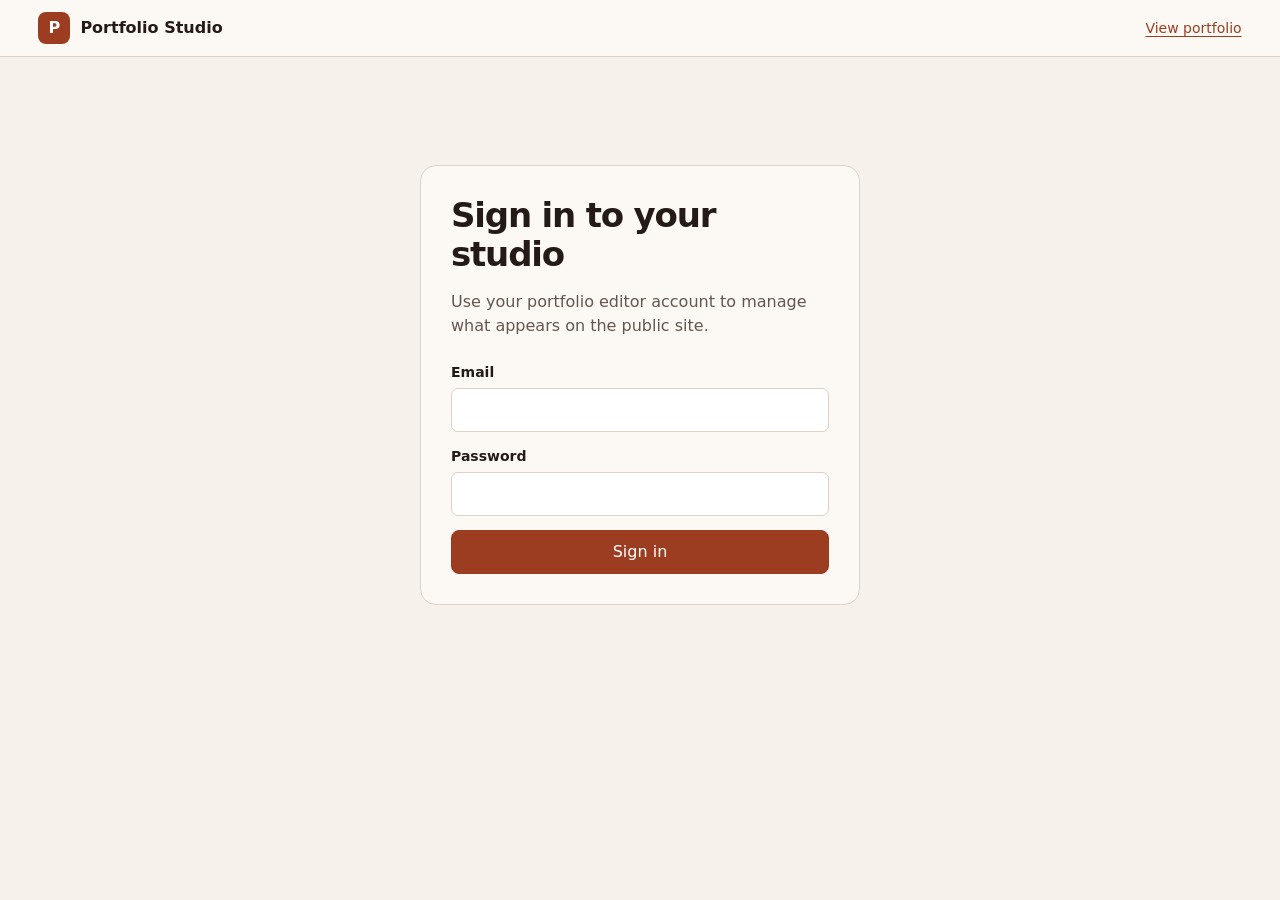
<file: studio.html>
<!doctype html>
<html lang="en">
<head>
  <meta charset="utf-8">
  <meta name="viewport" content="width=device-width, initial-scale=1">
  <meta name="robots" content="noindex">
  <title>Portfolio Studio · Pranay Patil</title>
  <link rel="stylesheet" href="/studio.css">
  <script src="/portfolio-content.js" defer></script>
  <script src="/studio.js" defer></script>
</head>
<body>
  <header class="topbar">
    <a class="brand" href="/studio"><span aria-hidden="true">P</span> Portfolio Studio</a>
    <div class="header-actions">
      <a href="/" target="_blank" rel="noopener">View portfolio</a>
      <button id="sign-out" type="button" class="quiet" hidden>Sign out</button>
    </div>
  </header>
  <main>
    <section id="login" class="login">
      <h1>Sign in to your studio</h1>
      <p>Use your portfolio editor account to manage what appears on the public site.</p>
      <form id="login-form">
        <label>Email <input name="email" type="email" autocomplete="username" required></label>
        <label>Password <input name="password" type="password" autocomplete="current-password" required></label>
        <button class="primary" type="submit">Sign in</button>
      </form>
    </section>
    <div id="workspace" class="workspace" hidden>
      <nav id="sections" class="sections" aria-label="Portfolio sections"></nav>
      <section class="editor" aria-labelledby="editor-title">
        <h1 id="editor-title"></h1>
        <div id="editor-body"></div>
        <footer class="publish-bar">
          <span id="change-state">Loading content…</span>
          <div>
            <button id="save-draft" type="button" class="quiet">Save draft</button>
            <button id="publish" type="button" class="primary">Publish changes</button>
          </div>
        </footer>
      </section>
      <details class="preview" id="preview-panel" open>
        <summary>Live preview</summary>
        <iframe id="preview" title="Preview of your portfolio edits"></iframe>
      </details>
    </div>
  </main>
  <p id="notice" class="notice" role="status" aria-live="polite" hidden></p>
</body>
</html>
</file>
<file: studio.css>
:root {
  color-scheme: light;
  --paper: #f6f1ea;
  --surface: #fcf9f5;
  --ink: #241b17;
  --muted: #65564d;
  --line: #dfd2c6;
  --accent: #9c3d22;
  --soft: #f4e3d9;
  font: 16px/1.5 system-ui, sans-serif;
  color: var(--ink);
  background: var(--paper);
}

*, *::before, *::after { box-sizing: border-box; }
[hidden] { display: none !important; }
body { margin: 0; }
a { color: var(--accent); text-underline-offset: 3px; }
:focus-visible { outline: 2px solid var(--accent); outline-offset: 3px; }
button, input, textarea, select { font: inherit; }
button {
  min-height: 44px;
  padding: 8px 14px;
  border: 1px solid var(--line);
  border-radius: 8px;
  cursor: pointer;
  color: var(--ink);
  background: var(--surface);
}
button:hover:not(:disabled) { border-color: var(--accent); }
button:disabled { opacity: .55; cursor: wait; }
.primary { background: var(--accent); color: white; border-color: var(--accent); }
.quiet { background: transparent; }
.topbar {
  display: flex;
  justify-content: space-between;
  align-items: center;
  gap: 12px 24px;
  padding: 12px clamp(16px, 3vw, 40px);
  background: var(--surface);
  border-bottom: 1px solid var(--line);
}
.brand { display: inline-flex; gap: 10px; align-items: center; color: var(--ink); text-decoration: none; font-weight: 700; }
.brand span { display: grid; place-items: center; width: 32px; height: 32px; border-radius: 8px; background: var(--accent); color: white; }
.header-actions { display: flex; flex-wrap: wrap; align-items: center; gap: 10px 18px; font-size: 14px; }
h1 { margin: 0 0 16px; line-height: 1.15; font-size: clamp(25px, 3vw, 34px); letter-spacing: -.035em; }
h2 { margin: 0 0 12px; font-size: 19px; }
p { color: var(--muted); }
.login { max-width: 440px; margin: clamp(36px, 12vh, 110px) auto 24px; padding: 30px; background: var(--surface); border: 1px solid var(--line); border-radius: 16px; }
.login form, .fields { display: grid; gap: 14px; }
.login form { margin-top: 24px; }
label { display: grid; gap: 5px; font-size: 14px; font-weight: 600; }
input:not([type=checkbox]), textarea, select { width: 100%; min-height: 44px; padding: 9px 11px; border: 1px solid var(--line); border-radius: 7px; color: var(--ink); background: white; font-weight: 400; }
textarea { min-height: 88px; resize: vertical; }
.workspace { display: grid; grid-template-columns: 176px minmax(350px, .9fr) minmax(300px, 1.1fr); max-width: 1700px; margin: 0 auto; }
.sections { display: grid; gap: 5px; align-content: start; padding: 20px 14px; }
.sections button { text-align: left; font-size: 14px; border-color: transparent; background: transparent; }
.sections button[aria-current] { color: var(--accent); background: var(--soft); border-color: var(--line); font-weight: 700; }
.editor { min-width: 0; min-height: calc(100vh - 72px); padding: clamp(18px, 2.7vw, 32px); border-inline: 1px solid var(--line); background: var(--surface); }
.entry-list { margin-top: 24px; }
.entry { border: 1px solid var(--line); border-radius: 9px; margin-bottom: 9px; }
.entry summary, .preview summary { padding: 12px; cursor: pointer; font-weight: 600; }
.entry > .fields { padding: 0 12px 12px; }
.entry-tools { display: flex; flex-wrap: wrap; align-items: center; gap: 8px; }
.entry-tools button { font-size: 14px; }
.check { display: flex; align-items: center; gap: 8px; min-height: 44px; }
.check input { width: 17px; height: 17px; accent-color: var(--accent); }
.image-controls { display: grid; gap: 6px; }
.image-controls small { color: var(--muted); }
.preview { min-width: 0; align-self: start; position: sticky; top: 0; padding: 12px; }
.preview iframe { display: block; width: 100%; height: calc(100vh - 136px); min-height: 400px; border-radius: 10px; border: 1px solid var(--line); background: var(--surface); }
.publish-bar { position: sticky; bottom: 0; display: flex; flex-wrap: wrap; align-items: center; justify-content: space-between; gap: 10px; margin-top: 26px; padding-block: 12px; background: var(--surface); border-top: 1px solid var(--line); }
.publish-bar > div { display: flex; flex-wrap: wrap; gap: 8px; }
#change-state { color: var(--muted); font-size: 14px; }
.notice { position: fixed; z-index: 5; right: 16px; bottom: 16px; max-width: min(400px, calc(100vw - 32px)); margin: 0; padding: 12px 16px; background: var(--ink); color: white; border-radius: 9px; box-shadow: 0 8px 20px #241b1730; }

@media (max-width: 1050px) {
  .workspace { grid-template-columns: minmax(310px, 1fr) minmax(300px, 1fr); }
  .sections { grid-column: 1 / -1; display: flex; flex-wrap: wrap; border-bottom: 1px solid var(--line); }
}
@media (max-width: 700px) {
  .workspace { display: block; }
  .editor { min-height: auto; border-inline: 0; }
  .topbar { flex-wrap: wrap; }
  .login { margin-inline: 16px; }
  .preview { position: static; }
  .preview iframe { height: 560px; }
  .notice { bottom: 76px; }
}
</file>
